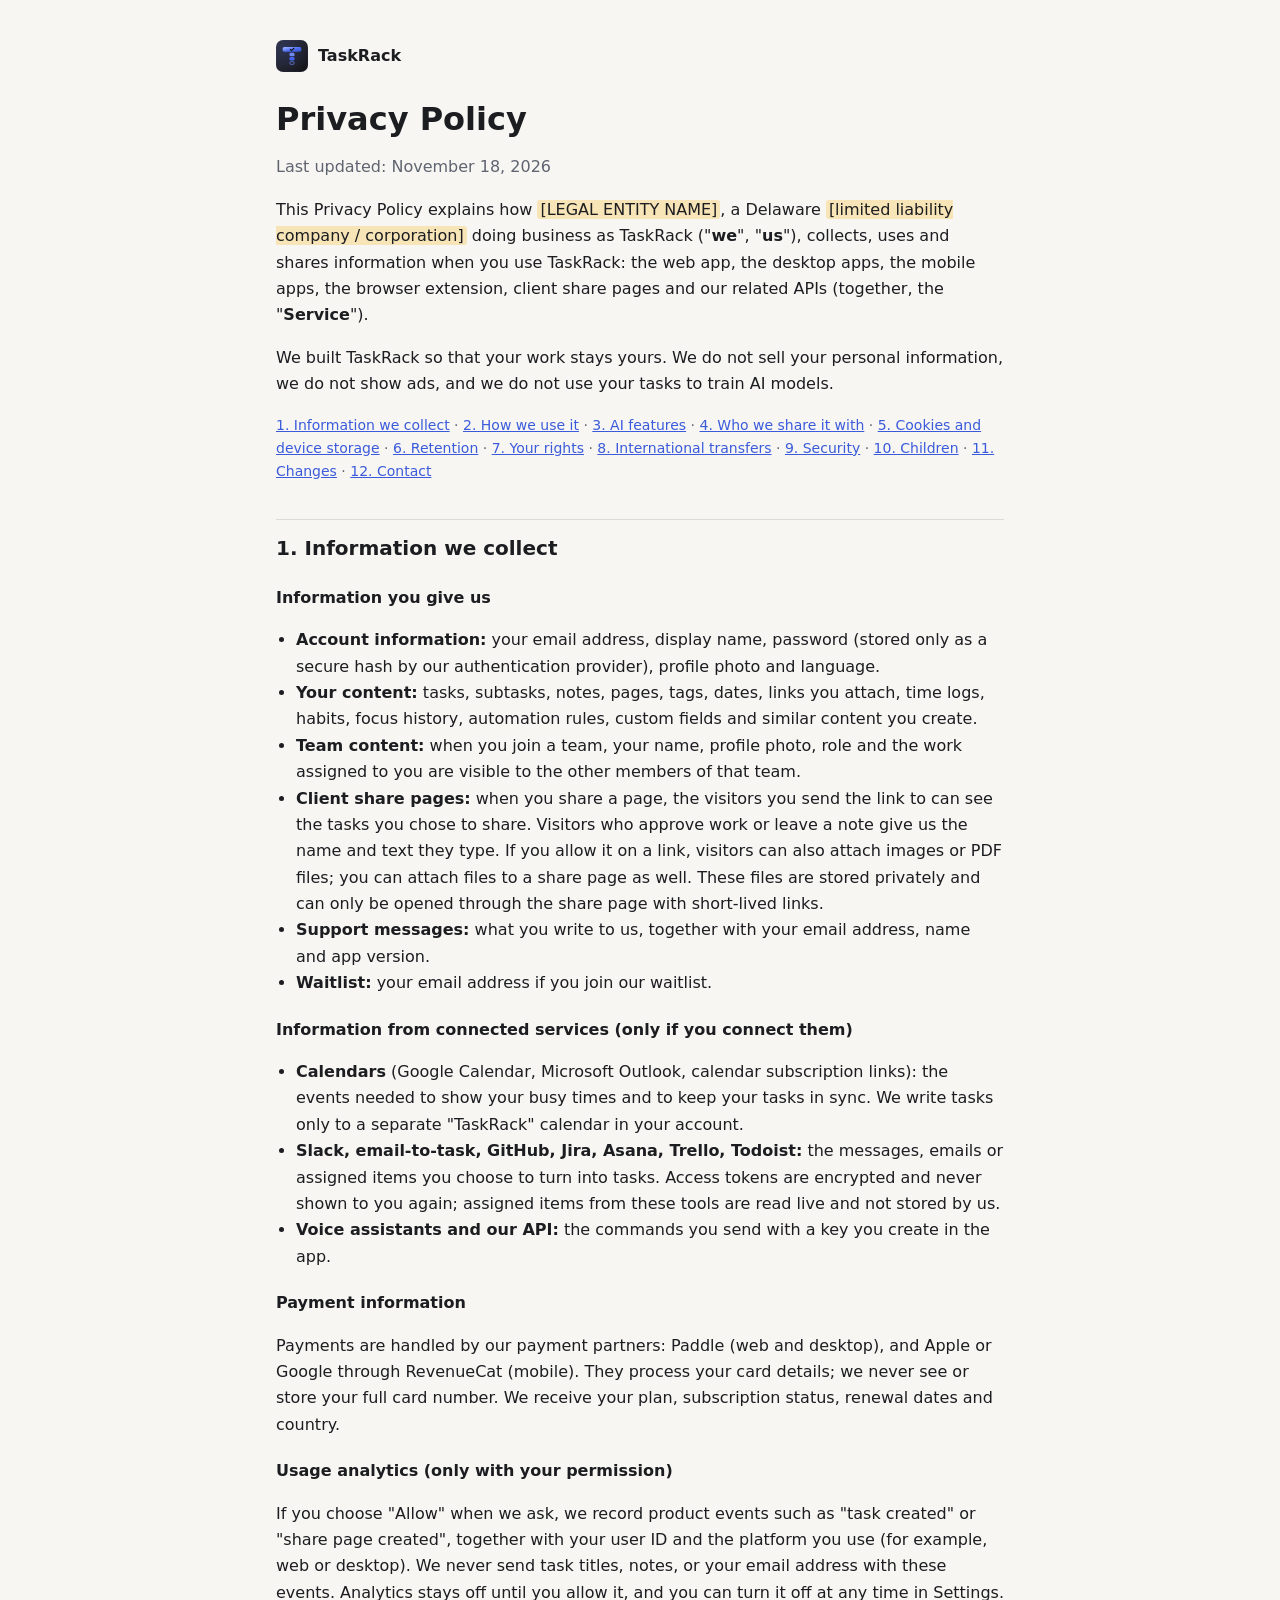
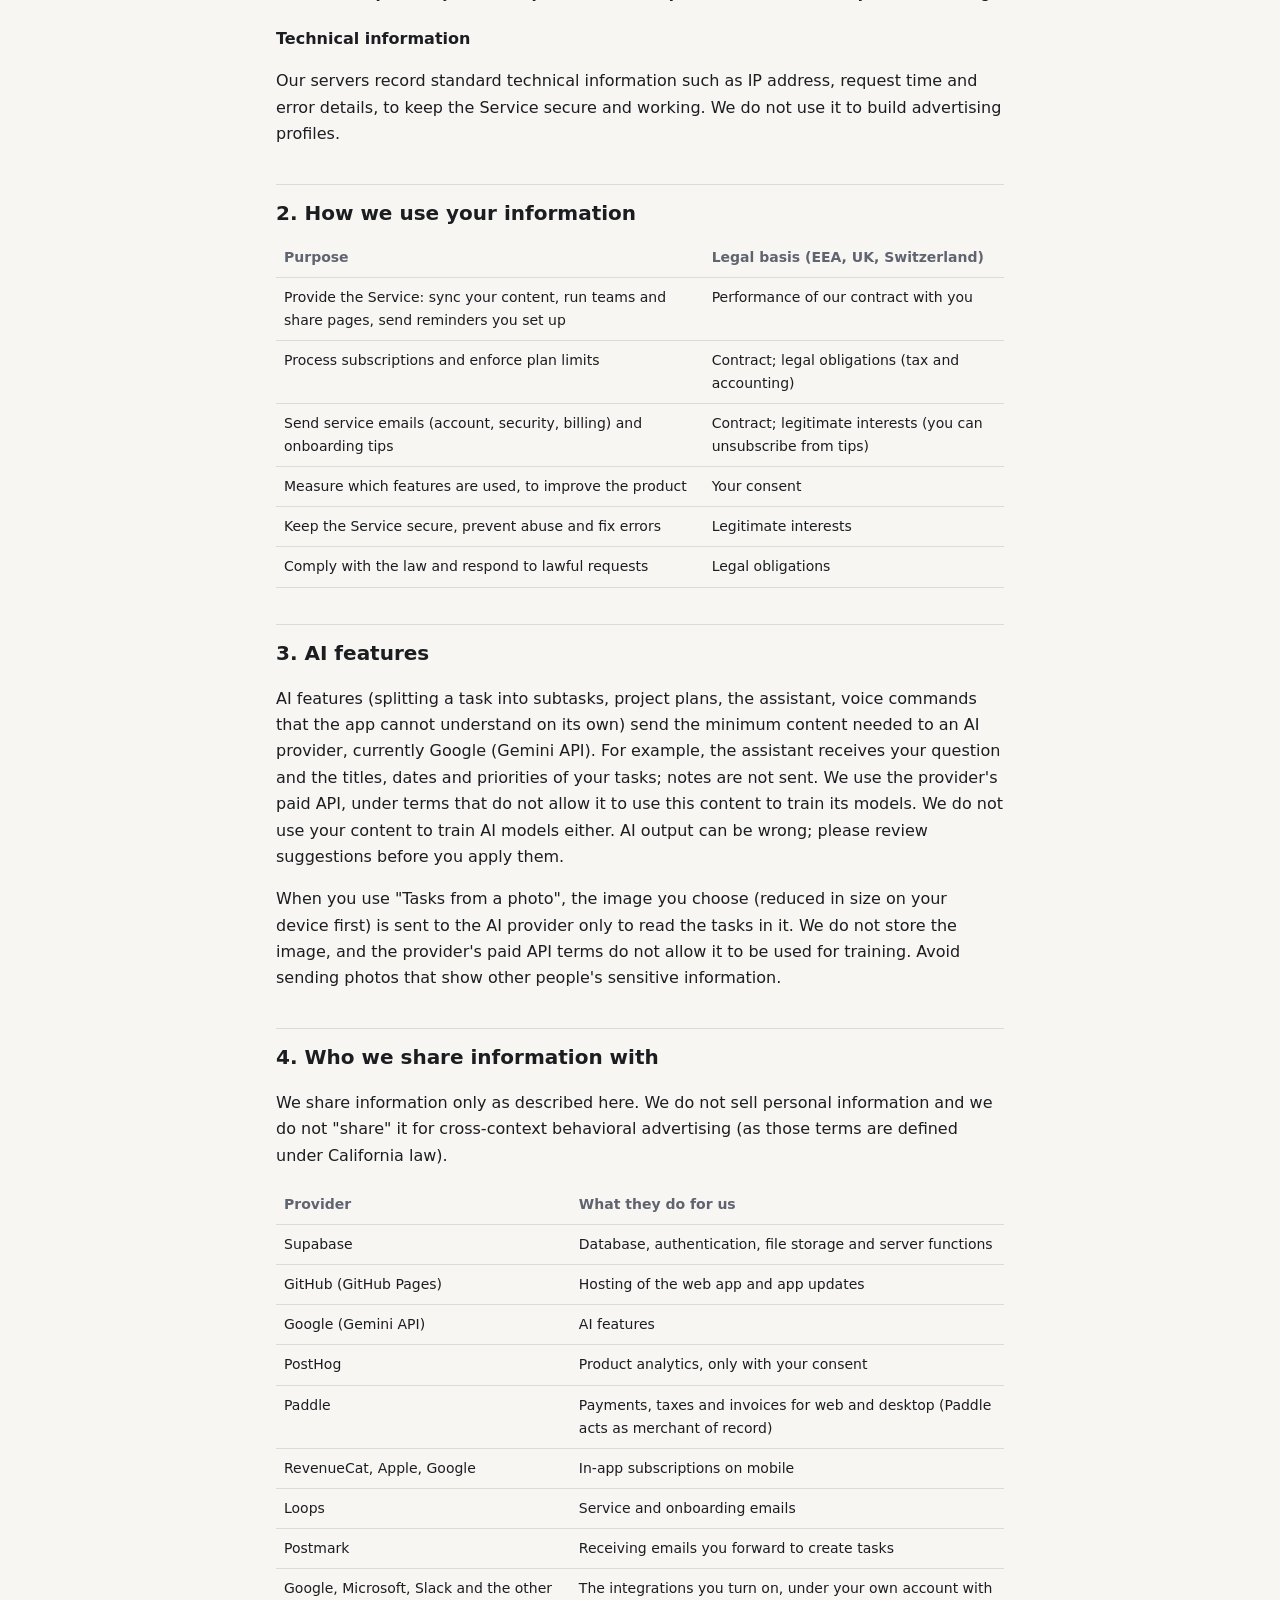
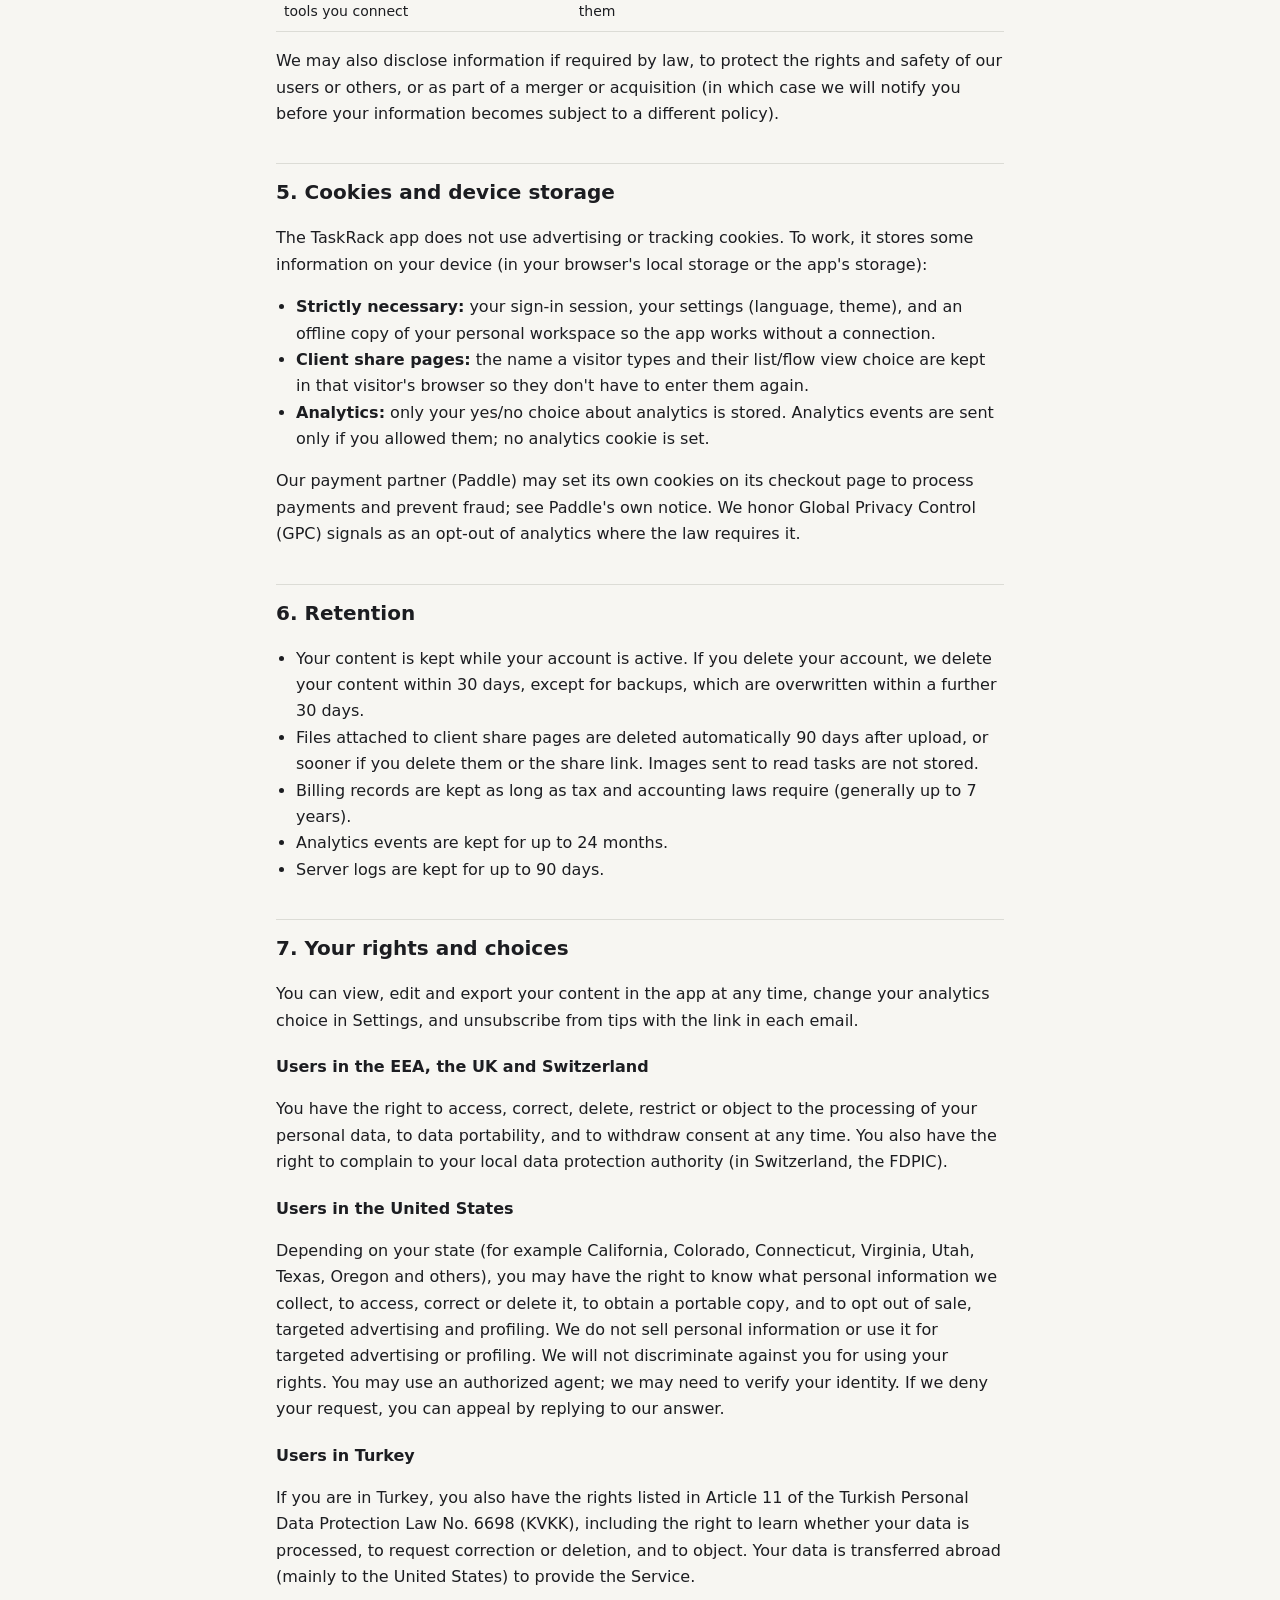
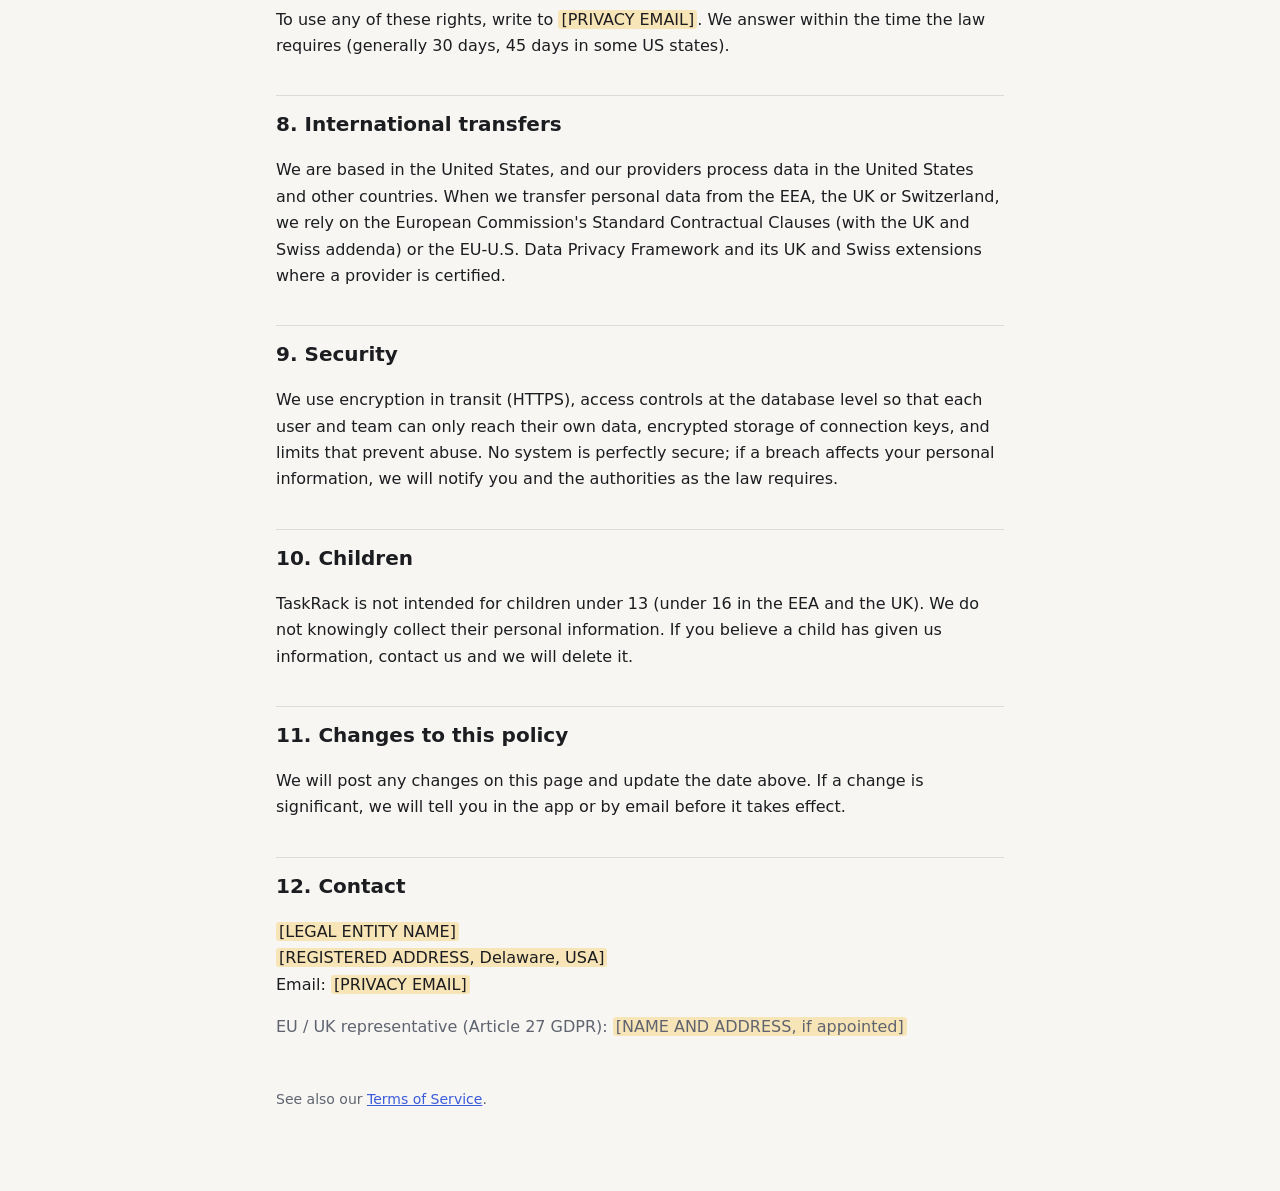
<file: legal/privacy.html>
<!doctype html>
<html lang="en">
<head>
<meta charset="utf-8">
<meta name="viewport" content="width=device-width, initial-scale=1">
<title>Privacy Policy · TaskRack</title>
<meta name="description" content="How TaskRack collects, uses and protects your information.">
<link rel="stylesheet" href="legal.css">
</head>
<body>
<main>
<header><img src="../taskrack-logo.svg" alt=""><a href="../">TaskRack</a></header>

<h1>Privacy Policy</h1>
<p class="updated">Last updated: November 18, 2026</p>

<p>This Privacy Policy explains how <span class="ph">[LEGAL ENTITY NAME]</span>, a Delaware <span class="ph">[limited liability company / corporation]</span> doing business as TaskRack ("<b>we</b>", "<b>us</b>"), collects, uses and shares information when you use TaskRack: the web app, the desktop apps, the mobile apps, the browser extension, client share pages and our related APIs (together, the "<b>Service</b>").</p>
<p>We built TaskRack so that your work stays yours. We do not sell your personal information, we do not show ads, and we do not use your tasks to train AI models.</p>

<nav class="toc">
  <a href="#collect">1. Information we collect</a> ·
  <a href="#use">2. How we use it</a> ·
  <a href="#ai">3. AI features</a> ·
  <a href="#share">4. Who we share it with</a> ·
  <a href="#cookies">5. Cookies and device storage</a> ·
  <a href="#retention">6. Retention</a> ·
  <a href="#rights">7. Your rights</a> ·
  <a href="#transfers">8. International transfers</a> ·
  <a href="#security">9. Security</a> ·
  <a href="#children">10. Children</a> ·
  <a href="#changes">11. Changes</a> ·
  <a href="#contact">12. Contact</a>
</nav>

<h2 id="collect">1. Information we collect</h2>
<h3>Information you give us</h3>
<ul>
  <li><b>Account information:</b> your email address, display name, password (stored only as a secure hash by our authentication provider), profile photo and language.</li>
  <li><b>Your content:</b> tasks, subtasks, notes, pages, tags, dates, links you attach, time logs, habits, focus history, automation rules, custom fields and similar content you create.</li>
  <li><b>Team content:</b> when you join a team, your name, profile photo, role and the work assigned to you are visible to the other members of that team.</li>
  <li><b>Client share pages:</b> when you share a page, the visitors you send the link to can see the tasks you chose to share. Visitors who approve work or leave a note give us the name and text they type. If you allow it on a link, visitors can also attach images or PDF files; you can attach files to a share page as well. These files are stored privately and can only be opened through the share page with short-lived links.</li>
  <li><b>Support messages:</b> what you write to us, together with your email address, name and app version.</li>
  <li><b>Waitlist:</b> your email address if you join our waitlist.</li>
</ul>
<h3>Information from connected services (only if you connect them)</h3>
<ul>
  <li><b>Calendars</b> (Google Calendar, Microsoft Outlook, calendar subscription links): the events needed to show your busy times and to keep your tasks in sync. We write tasks only to a separate "TaskRack" calendar in your account.</li>
  <li><b>Slack, email-to-task, GitHub, Jira, Asana, Trello, Todoist:</b> the messages, emails or assigned items you choose to turn into tasks. Access tokens are encrypted and never shown to you again; assigned items from these tools are read live and not stored by us.</li>
  <li><b>Voice assistants and our API:</b> the commands you send with a key you create in the app.</li>
</ul>
<h3>Payment information</h3>
<p>Payments are handled by our payment partners: Paddle (web and desktop), and Apple or Google through RevenueCat (mobile). They process your card details; we never see or store your full card number. We receive your plan, subscription status, renewal dates and country.</p>
<h3>Usage analytics (only with your permission)</h3>
<p>If you choose "Allow" when we ask, we record product events such as "task created" or "share page created", together with your user ID and the platform you use (for example, web or desktop). We never send task titles, notes, or your email address with these events. Analytics stays off until you allow it, and you can turn it off at any time in Settings.</p>
<h3>Technical information</h3>
<p>Our servers record standard technical information such as IP address, request time and error details, to keep the Service secure and working. We do not use it to build advertising profiles.</p>

<h2 id="use">2. How we use your information</h2>
<table>
  <tr><th>Purpose</th><th>Legal basis (EEA, UK, Switzerland)</th></tr>
  <tr><td>Provide the Service: sync your content, run teams and share pages, send reminders you set up</td><td>Performance of our contract with you</td></tr>
  <tr><td>Process subscriptions and enforce plan limits</td><td>Contract; legal obligations (tax and accounting)</td></tr>
  <tr><td>Send service emails (account, security, billing) and onboarding tips</td><td>Contract; legitimate interests (you can unsubscribe from tips)</td></tr>
  <tr><td>Measure which features are used, to improve the product</td><td>Your consent</td></tr>
  <tr><td>Keep the Service secure, prevent abuse and fix errors</td><td>Legitimate interests</td></tr>
  <tr><td>Comply with the law and respond to lawful requests</td><td>Legal obligations</td></tr>
</table>

<h2 id="ai">3. AI features</h2>
<p>AI features (splitting a task into subtasks, project plans, the assistant, voice commands that the app cannot understand on its own) send the minimum content needed to an AI provider, currently Google (Gemini API). For example, the assistant receives your question and the titles, dates and priorities of your tasks; notes are not sent. We use the provider's paid API, under terms that do not allow it to use this content to train its models. We do not use your content to train AI models either. AI output can be wrong; please review suggestions before you apply them.</p>
<p>When you use "Tasks from a photo", the image you choose (reduced in size on your device first) is sent to the AI provider only to read the tasks in it. We do not store the image, and the provider's paid API terms do not allow it to be used for training. Avoid sending photos that show other people's sensitive information.</p>

<h2 id="share">4. Who we share information with</h2>
<p>We share information only as described here. We do not sell personal information and we do not "share" it for cross-context behavioral advertising (as those terms are defined under California law).</p>
<table>
  <tr><th>Provider</th><th>What they do for us</th></tr>
  <tr><td>Supabase</td><td>Database, authentication, file storage and server functions</td></tr>
  <tr><td>GitHub (GitHub Pages)</td><td>Hosting of the web app and app updates</td></tr>
  <tr><td>Google (Gemini API)</td><td>AI features</td></tr>
  <tr><td>PostHog</td><td>Product analytics, only with your consent</td></tr>
  <tr><td>Paddle</td><td>Payments, taxes and invoices for web and desktop (Paddle acts as merchant of record)</td></tr>
  <tr><td>RevenueCat, Apple, Google</td><td>In-app subscriptions on mobile</td></tr>
  <tr><td>Loops</td><td>Service and onboarding emails</td></tr>
  <tr><td>Postmark</td><td>Receiving emails you forward to create tasks</td></tr>
  <tr><td>Google, Microsoft, Slack and the other tools you connect</td><td>The integrations you turn on, under your own account with them</td></tr>
</table>
<p>We may also disclose information if required by law, to protect the rights and safety of our users or others, or as part of a merger or acquisition (in which case we will notify you before your information becomes subject to a different policy).</p>

<h2 id="cookies">5. Cookies and device storage</h2>
<p>The TaskRack app does not use advertising or tracking cookies. To work, it stores some information on your device (in your browser's local storage or the app's storage):</p>
<ul>
  <li><b>Strictly necessary:</b> your sign-in session, your settings (language, theme), and an offline copy of your personal workspace so the app works without a connection.</li>
  <li><b>Client share pages:</b> the name a visitor types and their list/flow view choice are kept in that visitor's browser so they don't have to enter them again.</li>
  <li><b>Analytics:</b> only your yes/no choice about analytics is stored. Analytics events are sent only if you allowed them; no analytics cookie is set.</li>
</ul>
<p>Our payment partner (Paddle) may set its own cookies on its checkout page to process payments and prevent fraud; see Paddle's own notice. We honor Global Privacy Control (GPC) signals as an opt-out of analytics where the law requires it.</p>

<h2 id="retention">6. Retention</h2>
<ul>
  <li>Your content is kept while your account is active. If you delete your account, we delete your content within 30 days, except for backups, which are overwritten within a further 30 days.</li>
  <li>Files attached to client share pages are deleted automatically 90 days after upload, or sooner if you delete them or the share link. Images sent to read tasks are not stored.</li>
  <li>Billing records are kept as long as tax and accounting laws require (generally up to 7 years).</li>
  <li>Analytics events are kept for up to 24 months.</li>
  <li>Server logs are kept for up to 90 days.</li>
</ul>

<h2 id="rights">7. Your rights and choices</h2>
<p>You can view, edit and export your content in the app at any time, change your analytics choice in Settings, and unsubscribe from tips with the link in each email.</p>
<h3>Users in the EEA, the UK and Switzerland</h3>
<p>You have the right to access, correct, delete, restrict or object to the processing of your personal data, to data portability, and to withdraw consent at any time. You also have the right to complain to your local data protection authority (in Switzerland, the FDPIC).</p>
<h3>Users in the United States</h3>
<p>Depending on your state (for example California, Colorado, Connecticut, Virginia, Utah, Texas, Oregon and others), you may have the right to know what personal information we collect, to access, correct or delete it, to obtain a portable copy, and to opt out of sale, targeted advertising and profiling. We do not sell personal information or use it for targeted advertising or profiling. We will not discriminate against you for using your rights. You may use an authorized agent; we may need to verify your identity. If we deny your request, you can appeal by replying to our answer.</p>
<h3>Users in Turkey</h3>
<p>If you are in Turkey, you also have the rights listed in Article 11 of the Turkish Personal Data Protection Law No. 6698 (KVKK), including the right to learn whether your data is processed, to request correction or deletion, and to object. Your data is transferred abroad (mainly to the United States) to provide the Service.</p>
<p>To use any of these rights, write to <span class="ph">[PRIVACY EMAIL]</span>. We answer within the time the law requires (generally 30 days, 45 days in some US states).</p>

<h2 id="transfers">8. International transfers</h2>
<p>We are based in the United States, and our providers process data in the United States and other countries. When we transfer personal data from the EEA, the UK or Switzerland, we rely on the European Commission's Standard Contractual Clauses (with the UK and Swiss addenda) or the EU-U.S. Data Privacy Framework and its UK and Swiss extensions where a provider is certified.</p>

<h2 id="security">9. Security</h2>
<p>We use encryption in transit (HTTPS), access controls at the database level so that each user and team can only reach their own data, encrypted storage of connection keys, and limits that prevent abuse. No system is perfectly secure; if a breach affects your personal information, we will notify you and the authorities as the law requires.</p>

<h2 id="children">10. Children</h2>
<p>TaskRack is not intended for children under 13 (under 16 in the EEA and the UK). We do not knowingly collect their personal information. If you believe a child has given us information, contact us and we will delete it.</p>

<h2 id="changes">11. Changes to this policy</h2>
<p>We will post any changes on this page and update the date above. If a change is significant, we will tell you in the app or by email before it takes effect.</p>

<h2 id="contact">12. Contact</h2>
<p><span class="ph">[LEGAL ENTITY NAME]</span><br><span class="ph">[REGISTERED ADDRESS, Delaware, USA]</span><br>Email: <span class="ph">[PRIVACY EMAIL]</span></p>
<p class="muted">EU / UK representative (Article 27 GDPR): <span class="ph">[NAME AND ADDRESS, if appointed]</span></p>

<footer>See also our <a href="terms.html">Terms of Service</a>.</footer>
</main>
</body>
</html>
</file>
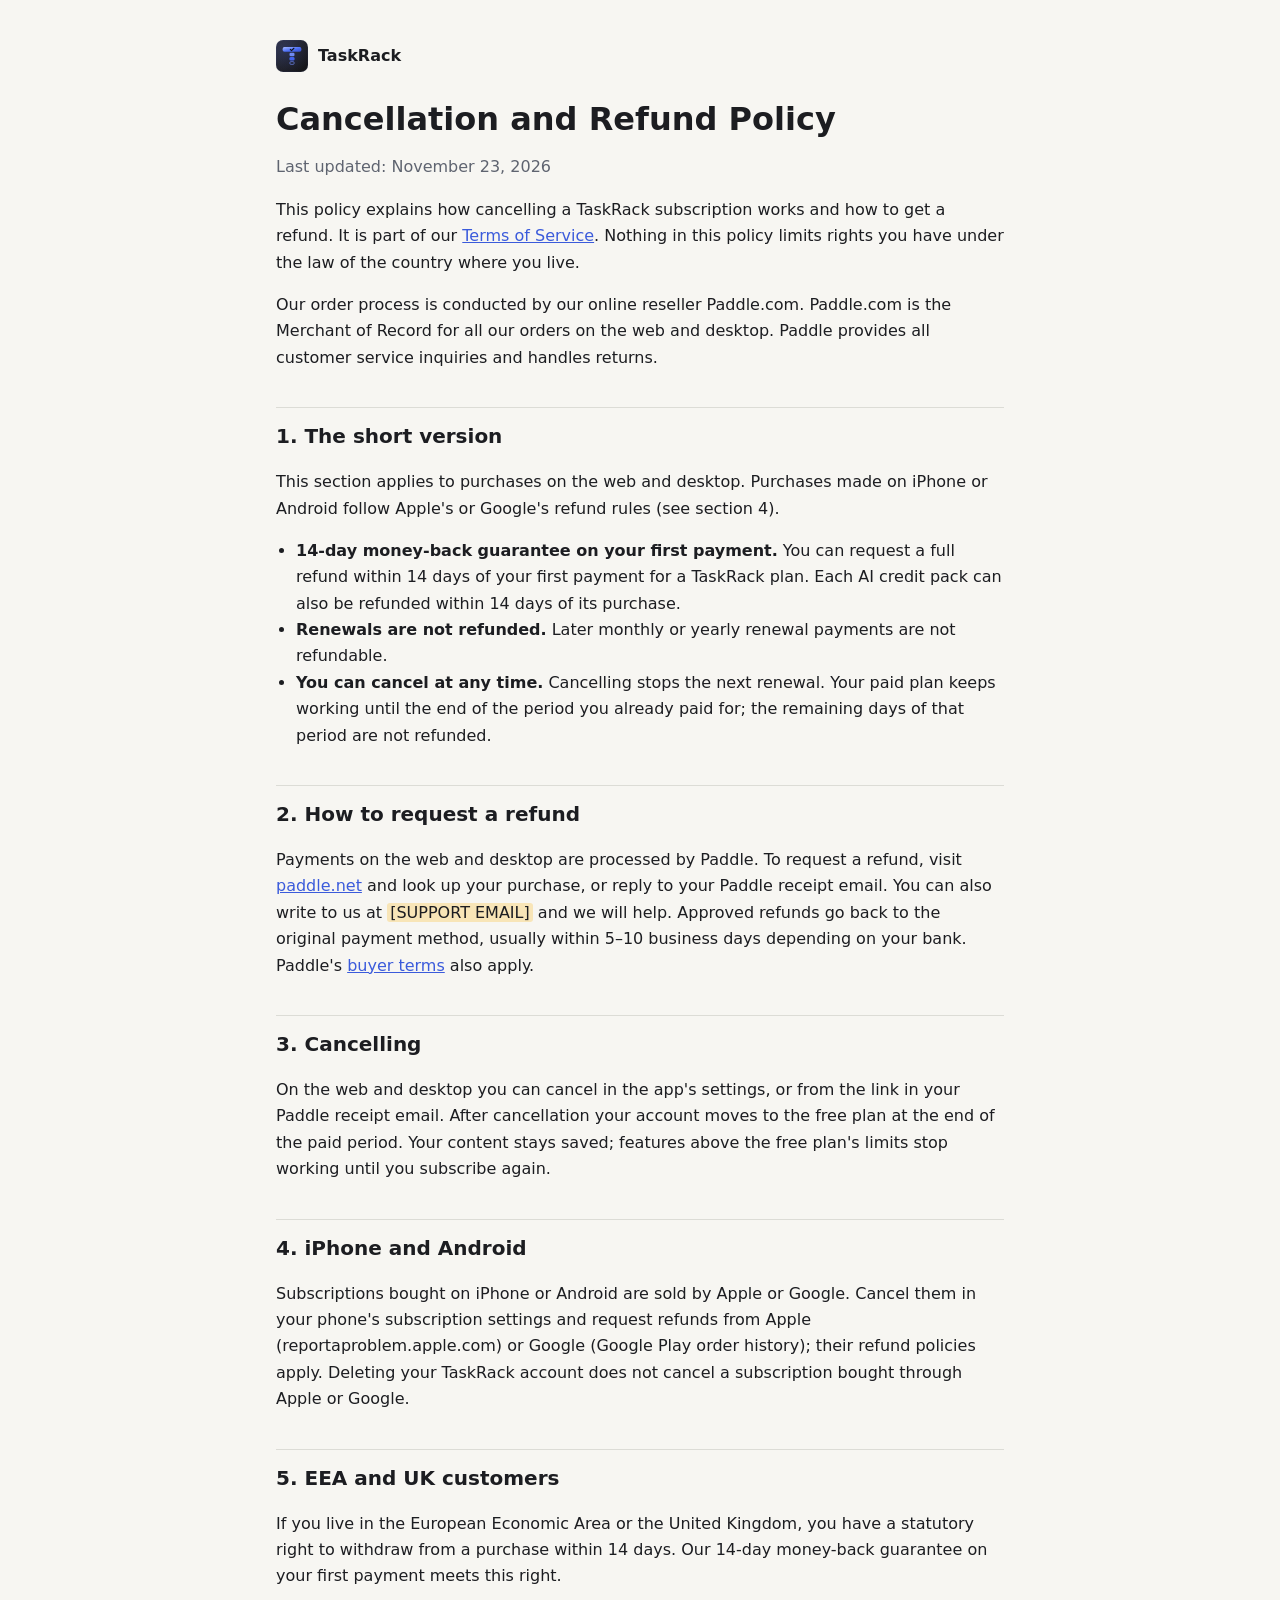
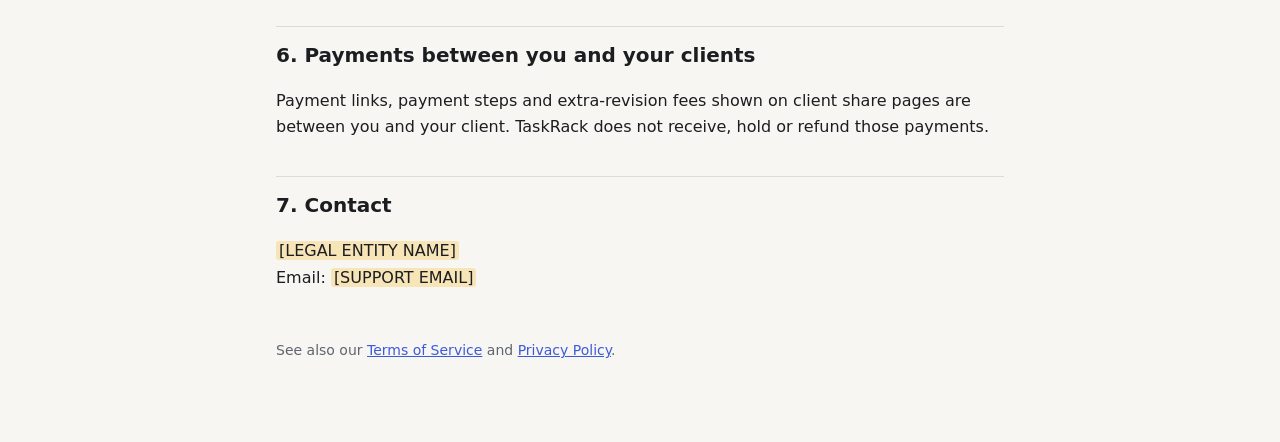
<file: legal/refund.html>
<!doctype html>
<html lang="en">
<head>
<meta charset="utf-8">
<meta name="viewport" content="width=device-width, initial-scale=1">
<title>Cancellation and Refund Policy · TaskRack</title>
<meta name="description" content="How cancellations, renewals and refunds work for TaskRack subscriptions.">
<link rel="stylesheet" href="legal.css">
</head>
<body>
<main>
<header><img src="../taskrack-logo.svg" alt=""><a href="../">TaskRack</a></header>

<h1>Cancellation and Refund Policy</h1>
<p class="updated">Last updated: November 23, 2026</p>

<p>This policy explains how cancelling a TaskRack subscription works and how to get a refund. It is part of our <a href="terms.html">Terms of Service</a>. Nothing in this policy limits rights you have under the law of the country where you live.</p>

<p>Our order process is conducted by our online reseller Paddle.com. Paddle.com is the Merchant of Record for all our orders on the web and desktop. Paddle provides all customer service inquiries and handles returns.</p>

<h2>1. The short version</h2>
<p>This section applies to purchases on the web and desktop. Purchases made on iPhone or Android follow Apple's or Google's refund rules (see section 4).</p>
<ul>
  <li><b>14-day money-back guarantee on your first payment.</b> You can request a full refund within 14 days of your first payment for a TaskRack plan. Each AI credit pack can also be refunded within 14 days of its purchase.</li>
  <li><b>Renewals are not refunded.</b> Later monthly or yearly renewal payments are not refundable.</li>
  <li><b>You can cancel at any time.</b> Cancelling stops the next renewal. Your paid plan keeps working until the end of the period you already paid for; the remaining days of that period are not refunded.</li>
</ul>

<h2>2. How to request a refund</h2>
<p>Payments on the web and desktop are processed by Paddle. To request a refund, visit <a href="https://paddle.net">paddle.net</a> and look up your purchase, or reply to your Paddle receipt email. You can also write to us at <span class="ph">[SUPPORT EMAIL]</span> and we will help. Approved refunds go back to the original payment method, usually within 5–10 business days depending on your bank. Paddle's <a href="https://www.paddle.com/legal/checkout-buyer-terms">buyer terms</a> also apply.</p>

<h2>3. Cancelling</h2>
<p>On the web and desktop you can cancel in the app's settings, or from the link in your Paddle receipt email. After cancellation your account moves to the free plan at the end of the paid period. Your content stays saved; features above the free plan's limits stop working until you subscribe again.</p>

<h2>4. iPhone and Android</h2>
<p>Subscriptions bought on iPhone or Android are sold by Apple or Google. Cancel them in your phone's subscription settings and request refunds from Apple (reportaproblem.apple.com) or Google (Google Play order history); their refund policies apply. Deleting your TaskRack account does not cancel a subscription bought through Apple or Google.</p>

<h2>5. EEA and UK customers</h2>
<p>If you live in the European Economic Area or the United Kingdom, you have a statutory right to withdraw from a purchase within 14 days. Our 14-day money-back guarantee on your first payment meets this right.</p>

<h2>6. Payments between you and your clients</h2>
<p>Payment links, payment steps and extra-revision fees shown on client share pages are between you and your client. TaskRack does not receive, hold or refund those payments.</p>

<h2>7. Contact</h2>
<p><span class="ph">[LEGAL ENTITY NAME]</span><br>Email: <span class="ph">[SUPPORT EMAIL]</span></p>

<footer>See also our <a href="terms.html">Terms of Service</a> and <a href="privacy.html">Privacy Policy</a>.</footer>
</main>
</body>
</html>
</file>
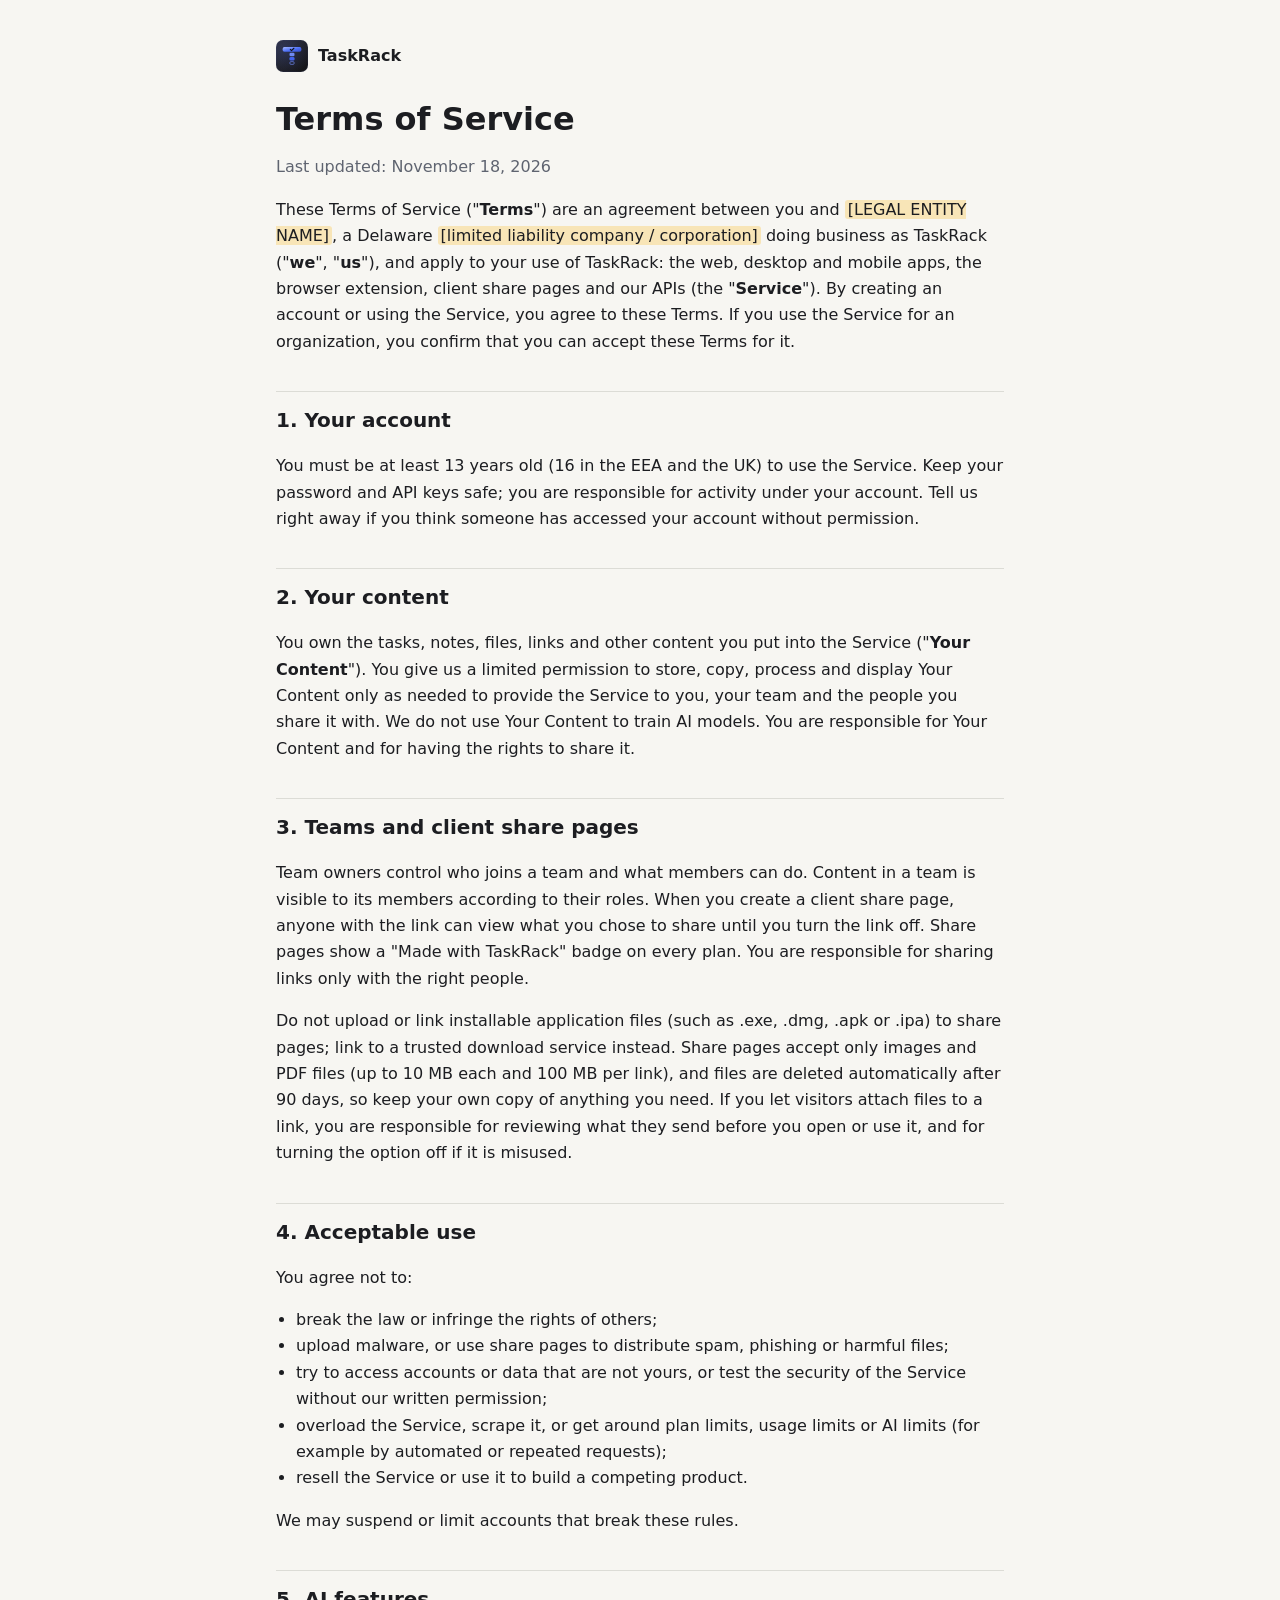
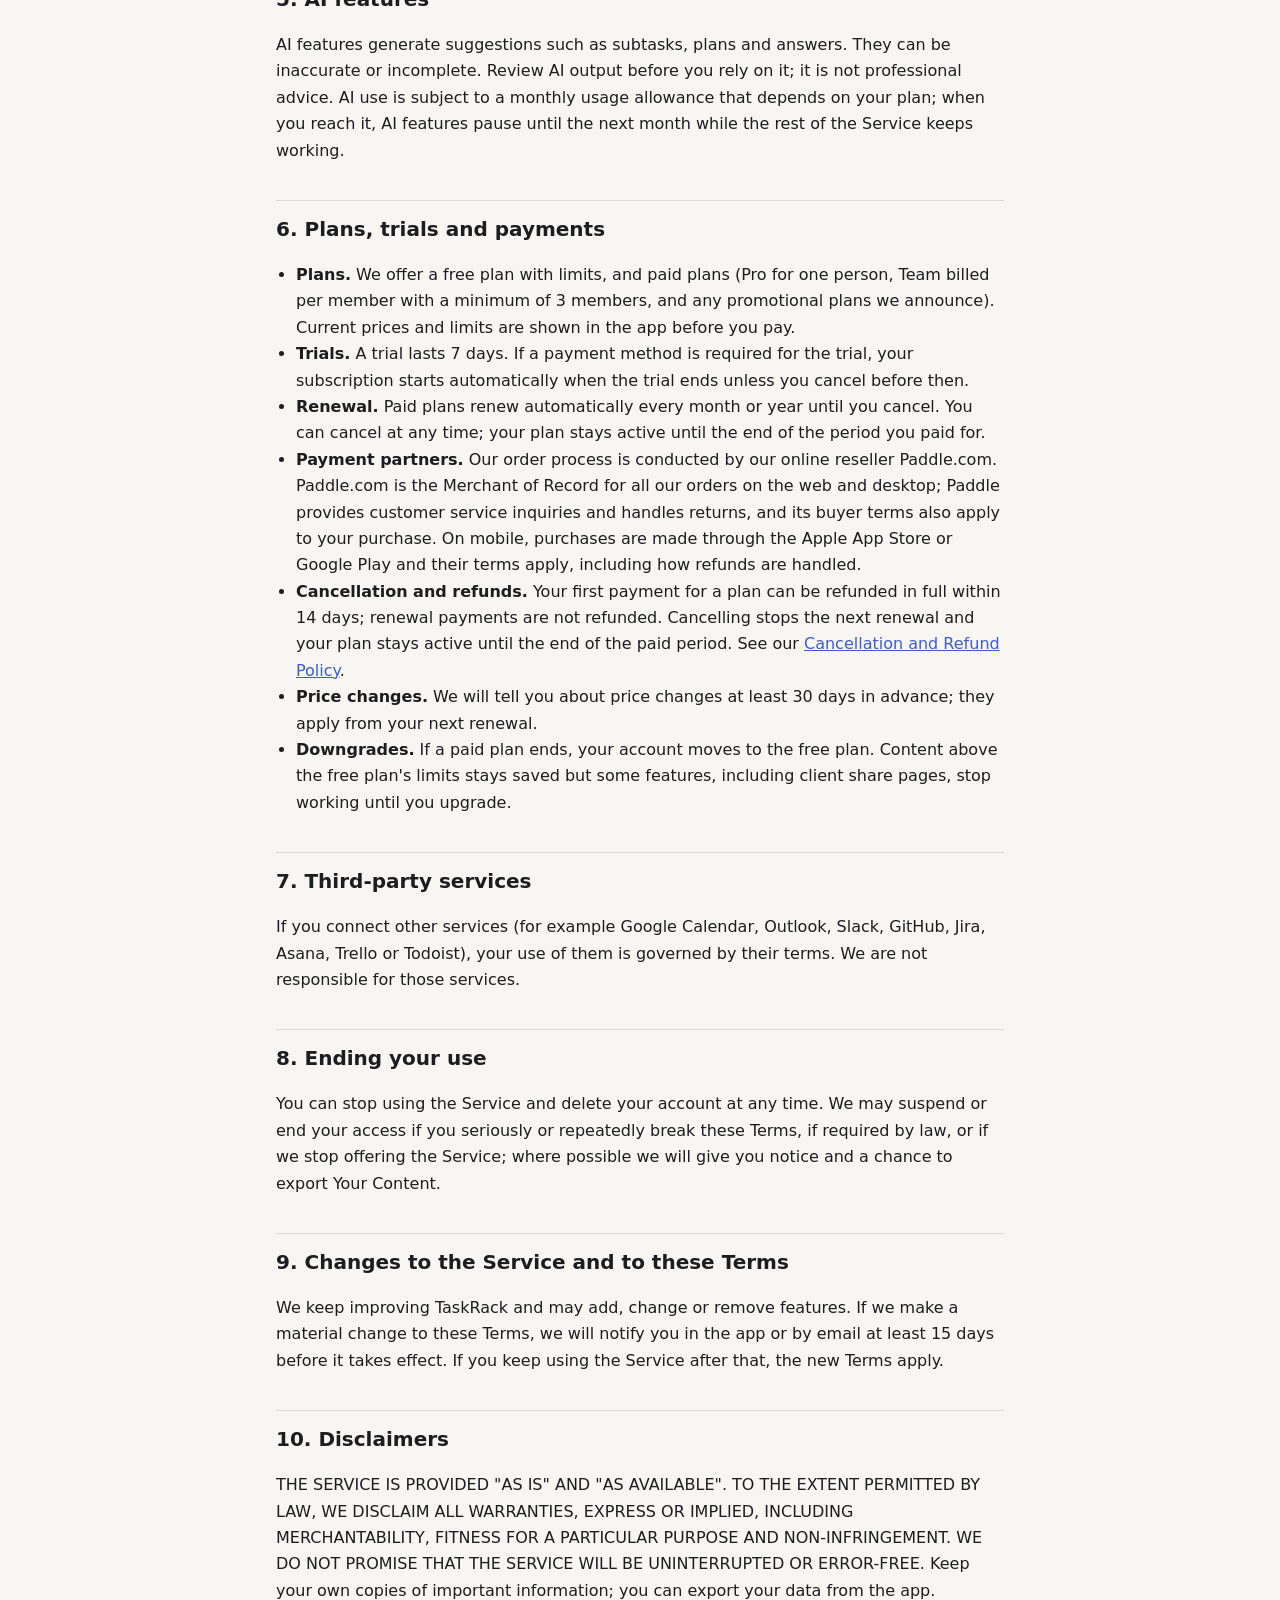
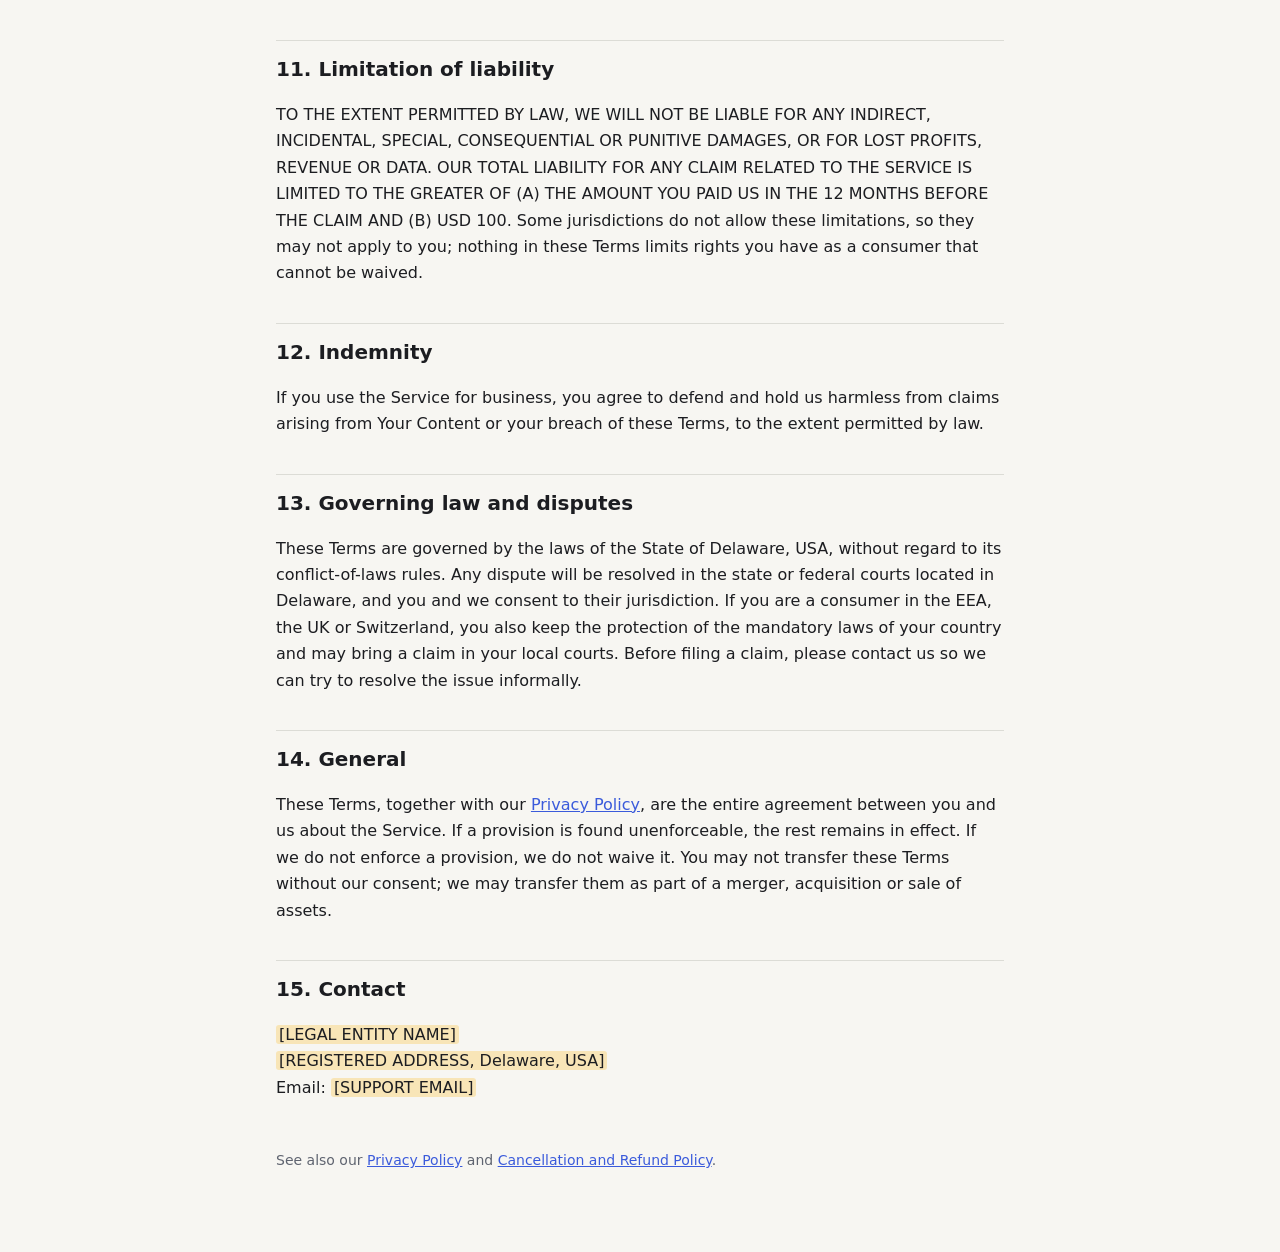
<file: legal/terms.html>
<!doctype html>
<html lang="en">
<head>
<meta charset="utf-8">
<meta name="viewport" content="width=device-width, initial-scale=1">
<title>Terms of Service · TaskRack</title>
<meta name="description" content="The terms that apply when you use TaskRack.">
<link rel="stylesheet" href="legal.css">
</head>
<body>
<main>
<header><img src="../taskrack-logo.svg" alt=""><a href="../">TaskRack</a></header>

<h1>Terms of Service</h1>
<p class="updated">Last updated: November 18, 2026</p>

<p>These Terms of Service ("<b>Terms</b>") are an agreement between you and <span class="ph">[LEGAL ENTITY NAME]</span>, a Delaware <span class="ph">[limited liability company / corporation]</span> doing business as TaskRack ("<b>we</b>", "<b>us</b>"), and apply to your use of TaskRack: the web, desktop and mobile apps, the browser extension, client share pages and our APIs (the "<b>Service</b>"). By creating an account or using the Service, you agree to these Terms. If you use the Service for an organization, you confirm that you can accept these Terms for it.</p>

<h2>1. Your account</h2>
<p>You must be at least 13 years old (16 in the EEA and the UK) to use the Service. Keep your password and API keys safe; you are responsible for activity under your account. Tell us right away if you think someone has accessed your account without permission.</p>

<h2>2. Your content</h2>
<p>You own the tasks, notes, files, links and other content you put into the Service ("<b>Your Content</b>"). You give us a limited permission to store, copy, process and display Your Content only as needed to provide the Service to you, your team and the people you share it with. We do not use Your Content to train AI models. You are responsible for Your Content and for having the rights to share it.</p>

<h2>3. Teams and client share pages</h2>
<p>Team owners control who joins a team and what members can do. Content in a team is visible to its members according to their roles. When you create a client share page, anyone with the link can view what you chose to share until you turn the link off. Share pages show a "Made with TaskRack" badge on every plan. You are responsible for sharing links only with the right people.</p>
<p>Do not upload or link installable application files (such as .exe, .dmg, .apk or .ipa) to share pages; link to a trusted download service instead. Share pages accept only images and PDF files (up to 10 MB each and 100 MB per link), and files are deleted automatically after 90 days, so keep your own copy of anything you need. If you let visitors attach files to a link, you are responsible for reviewing what they send before you open or use it, and for turning the option off if it is misused.</p>

<h2>4. Acceptable use</h2>
<p>You agree not to:</p>
<ul>
  <li>break the law or infringe the rights of others;</li>
  <li>upload malware, or use share pages to distribute spam, phishing or harmful files;</li>
  <li>try to access accounts or data that are not yours, or test the security of the Service without our written permission;</li>
  <li>overload the Service, scrape it, or get around plan limits, usage limits or AI limits (for example by automated or repeated requests);</li>
  <li>resell the Service or use it to build a competing product.</li>
</ul>
<p>We may suspend or limit accounts that break these rules.</p>

<h2>5. AI features</h2>
<p>AI features generate suggestions such as subtasks, plans and answers. They can be inaccurate or incomplete. Review AI output before you rely on it; it is not professional advice. AI use is subject to a monthly usage allowance that depends on your plan; when you reach it, AI features pause until the next month while the rest of the Service keeps working.</p>

<h2>6. Plans, trials and payments</h2>
<ul>
  <li><b>Plans.</b> We offer a free plan with limits, and paid plans (Pro for one person, Team billed per member with a minimum of 3 members, and any promotional plans we announce). Current prices and limits are shown in the app before you pay.</li>
  <li><b>Trials.</b> A trial lasts 7 days. If a payment method is required for the trial, your subscription starts automatically when the trial ends unless you cancel before then.</li>
  <li><b>Renewal.</b> Paid plans renew automatically every month or year until you cancel. You can cancel at any time; your plan stays active until the end of the period you paid for.</li>
  <li><b>Payment partners.</b> Our order process is conducted by our online reseller Paddle.com. Paddle.com is the Merchant of Record for all our orders on the web and desktop; Paddle provides customer service inquiries and handles returns, and its buyer terms also apply to your purchase. On mobile, purchases are made through the Apple App Store or Google Play and their terms apply, including how refunds are handled.</li>
  <li><b>Cancellation and refunds.</b> Your first payment for a plan can be refunded in full within 14 days; renewal payments are not refunded. Cancelling stops the next renewal and your plan stays active until the end of the paid period. See our <a href="refund.html">Cancellation and Refund Policy</a>.</li>
  <li><b>Price changes.</b> We will tell you about price changes at least 30 days in advance; they apply from your next renewal.</li>
  <li><b>Downgrades.</b> If a paid plan ends, your account moves to the free plan. Content above the free plan's limits stays saved but some features, including client share pages, stop working until you upgrade.</li>
</ul>

<h2>7. Third-party services</h2>
<p>If you connect other services (for example Google Calendar, Outlook, Slack, GitHub, Jira, Asana, Trello or Todoist), your use of them is governed by their terms. We are not responsible for those services.</p>

<h2>8. Ending your use</h2>
<p>You can stop using the Service and delete your account at any time. We may suspend or end your access if you seriously or repeatedly break these Terms, if required by law, or if we stop offering the Service; where possible we will give you notice and a chance to export Your Content.</p>

<h2>9. Changes to the Service and to these Terms</h2>
<p>We keep improving TaskRack and may add, change or remove features. If we make a material change to these Terms, we will notify you in the app or by email at least 15 days before it takes effect. If you keep using the Service after that, the new Terms apply.</p>

<h2>10. Disclaimers</h2>
<p>THE SERVICE IS PROVIDED "AS IS" AND "AS AVAILABLE". TO THE EXTENT PERMITTED BY LAW, WE DISCLAIM ALL WARRANTIES, EXPRESS OR IMPLIED, INCLUDING MERCHANTABILITY, FITNESS FOR A PARTICULAR PURPOSE AND NON-INFRINGEMENT. WE DO NOT PROMISE THAT THE SERVICE WILL BE UNINTERRUPTED OR ERROR-FREE. Keep your own copies of important information; you can export your data from the app.</p>

<h2>11. Limitation of liability</h2>
<p>TO THE EXTENT PERMITTED BY LAW, WE WILL NOT BE LIABLE FOR ANY INDIRECT, INCIDENTAL, SPECIAL, CONSEQUENTIAL OR PUNITIVE DAMAGES, OR FOR LOST PROFITS, REVENUE OR DATA. OUR TOTAL LIABILITY FOR ANY CLAIM RELATED TO THE SERVICE IS LIMITED TO THE GREATER OF (A) THE AMOUNT YOU PAID US IN THE 12 MONTHS BEFORE THE CLAIM AND (B) USD 100. Some jurisdictions do not allow these limitations, so they may not apply to you; nothing in these Terms limits rights you have as a consumer that cannot be waived.</p>

<h2>12. Indemnity</h2>
<p>If you use the Service for business, you agree to defend and hold us harmless from claims arising from Your Content or your breach of these Terms, to the extent permitted by law.</p>

<h2>13. Governing law and disputes</h2>
<p>These Terms are governed by the laws of the State of Delaware, USA, without regard to its conflict-of-laws rules. Any dispute will be resolved in the state or federal courts located in Delaware, and you and we consent to their jurisdiction. If you are a consumer in the EEA, the UK or Switzerland, you also keep the protection of the mandatory laws of your country and may bring a claim in your local courts. Before filing a claim, please contact us so we can try to resolve the issue informally.</p>

<h2>14. General</h2>
<p>These Terms, together with our <a href="privacy.html">Privacy Policy</a>, are the entire agreement between you and us about the Service. If a provision is found unenforceable, the rest remains in effect. If we do not enforce a provision, we do not waive it. You may not transfer these Terms without our consent; we may transfer them as part of a merger, acquisition or sale of assets.</p>

<h2>15. Contact</h2>
<p><span class="ph">[LEGAL ENTITY NAME]</span><br><span class="ph">[REGISTERED ADDRESS, Delaware, USA]</span><br>Email: <span class="ph">[SUPPORT EMAIL]</span></p>

<footer>See also our <a href="privacy.html">Privacy Policy</a> and <a href="refund.html">Cancellation and Refund Policy</a>.</footer>
</main>
</body>
</html>
</file>
<file: legal/legal.css>
:root {
  --bg: #f7f6f2;
  --text: #1c1d21;
  --muted: #5f6470;
  --line: #dcdcd6;
  --accent: #3b5bdb;
}
@media (prefers-color-scheme: dark) {
  :root {
    --bg: #17181c;
    --text: #ecebe6;
    --muted: #a3a7b2;
    --line: #2c2e35;
    --accent: #748ffc;
  }
}
* { box-sizing: border-box; }
body {
  margin: 0;
  background: var(--bg);
  color: var(--text);
  font: 16px/1.65 "Inter", system-ui, -apple-system, "Segoe UI", sans-serif;
}
main { max-width: 760px; margin: 0 auto; padding: 40px 16px 80px; }
header { display: flex; align-items: center; gap: 10px; margin-bottom: 28px; }
header img { width: 32px; height: 32px; }
header a { color: var(--text); text-decoration: none; font-weight: 600; }
h1 { font-size: 32px; line-height: 1.2; margin: 0 0 6px; }
h2 { font-size: 20px; margin: 36px 0 8px; padding-top: 12px; border-top: 1px solid var(--line); }
h3 { font-size: 16px; margin: 20px 0 4px; }
p, li { color: var(--text); }
.muted, .updated { color: var(--muted); }
a { color: var(--accent); }
ul { padding-left: 20px; }
table { width: 100%; border-collapse: collapse; font-size: 14px; margin: 8px 0 16px; }
th, td { text-align: left; vertical-align: top; padding: 8px; border-bottom: 1px solid var(--line); }
th { color: var(--muted); font-weight: 600; }
.ph { background: rgba(250, 176, 5, 0.25); padding: 0 3px; border-radius: 3px; }
nav.toc { font-size: 14px; color: var(--muted); }
footer { margin-top: 48px; font-size: 14px; color: var(--muted); }
</file>
